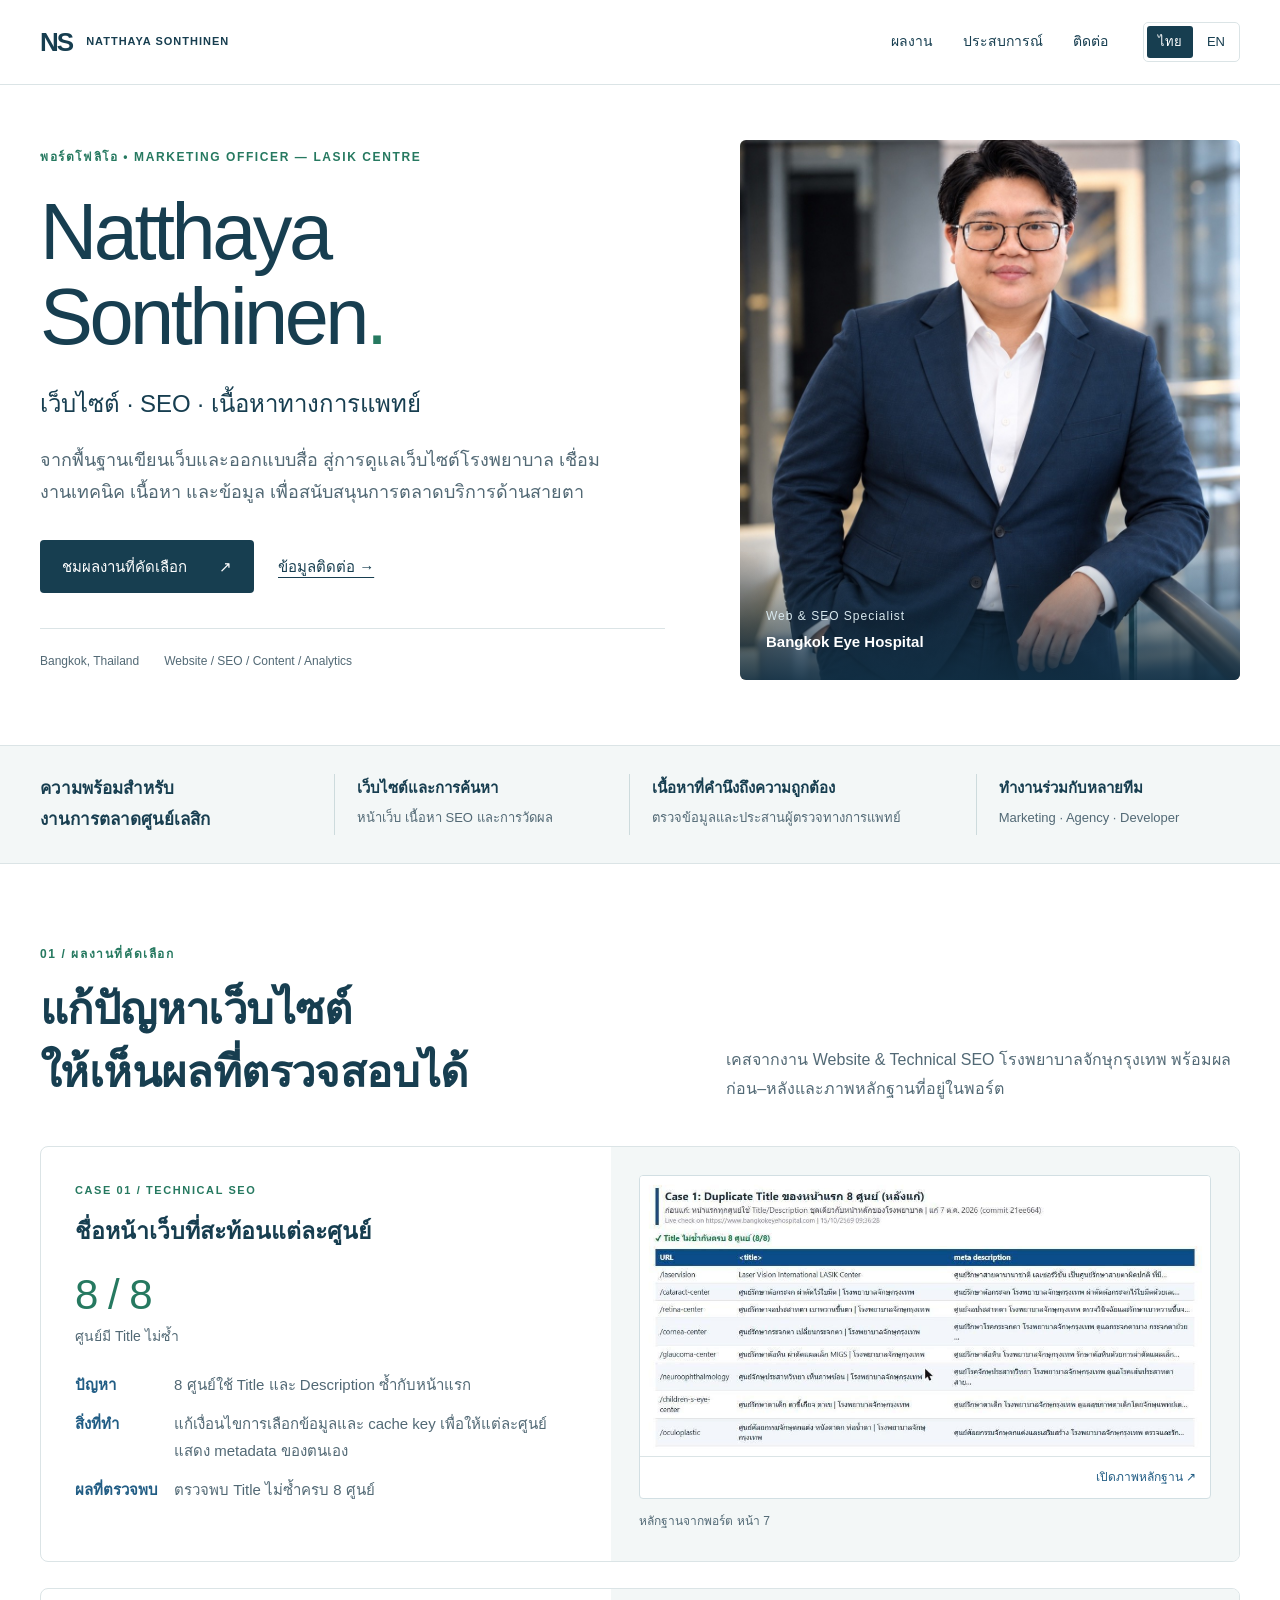
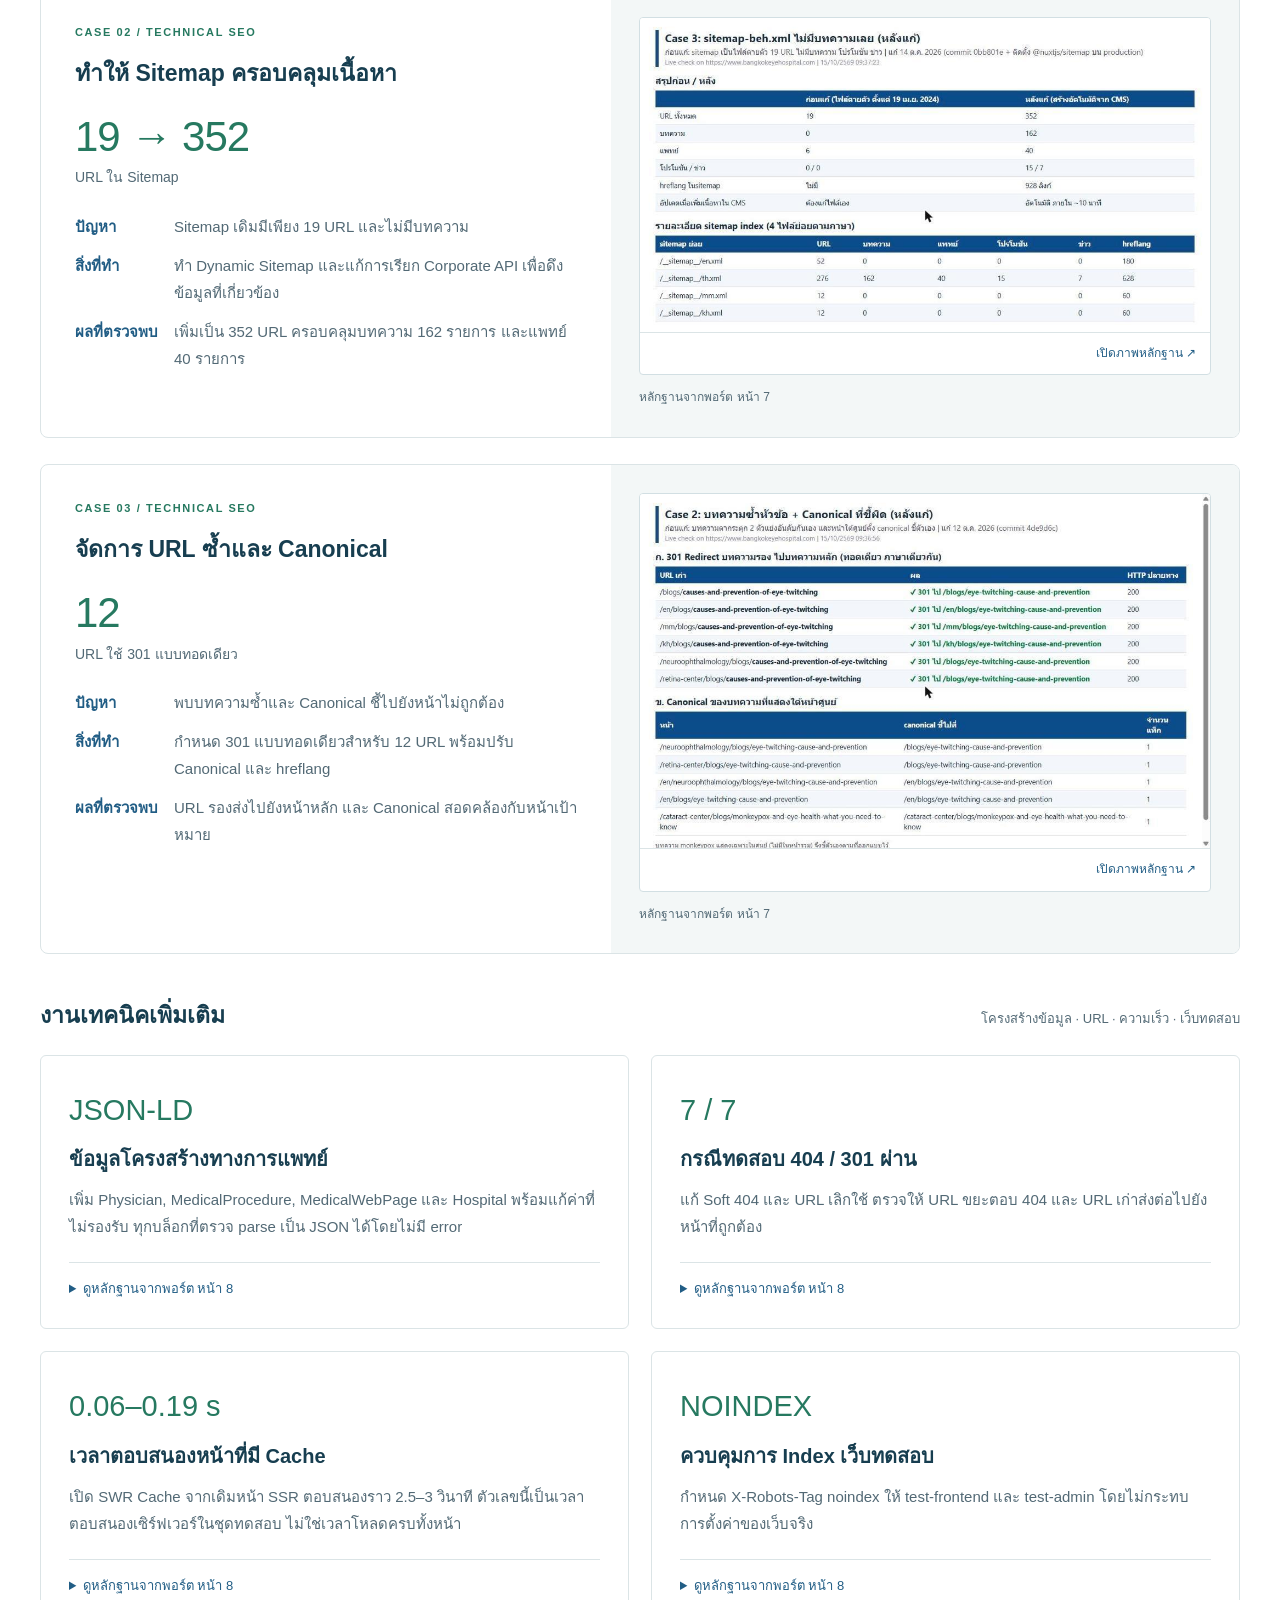
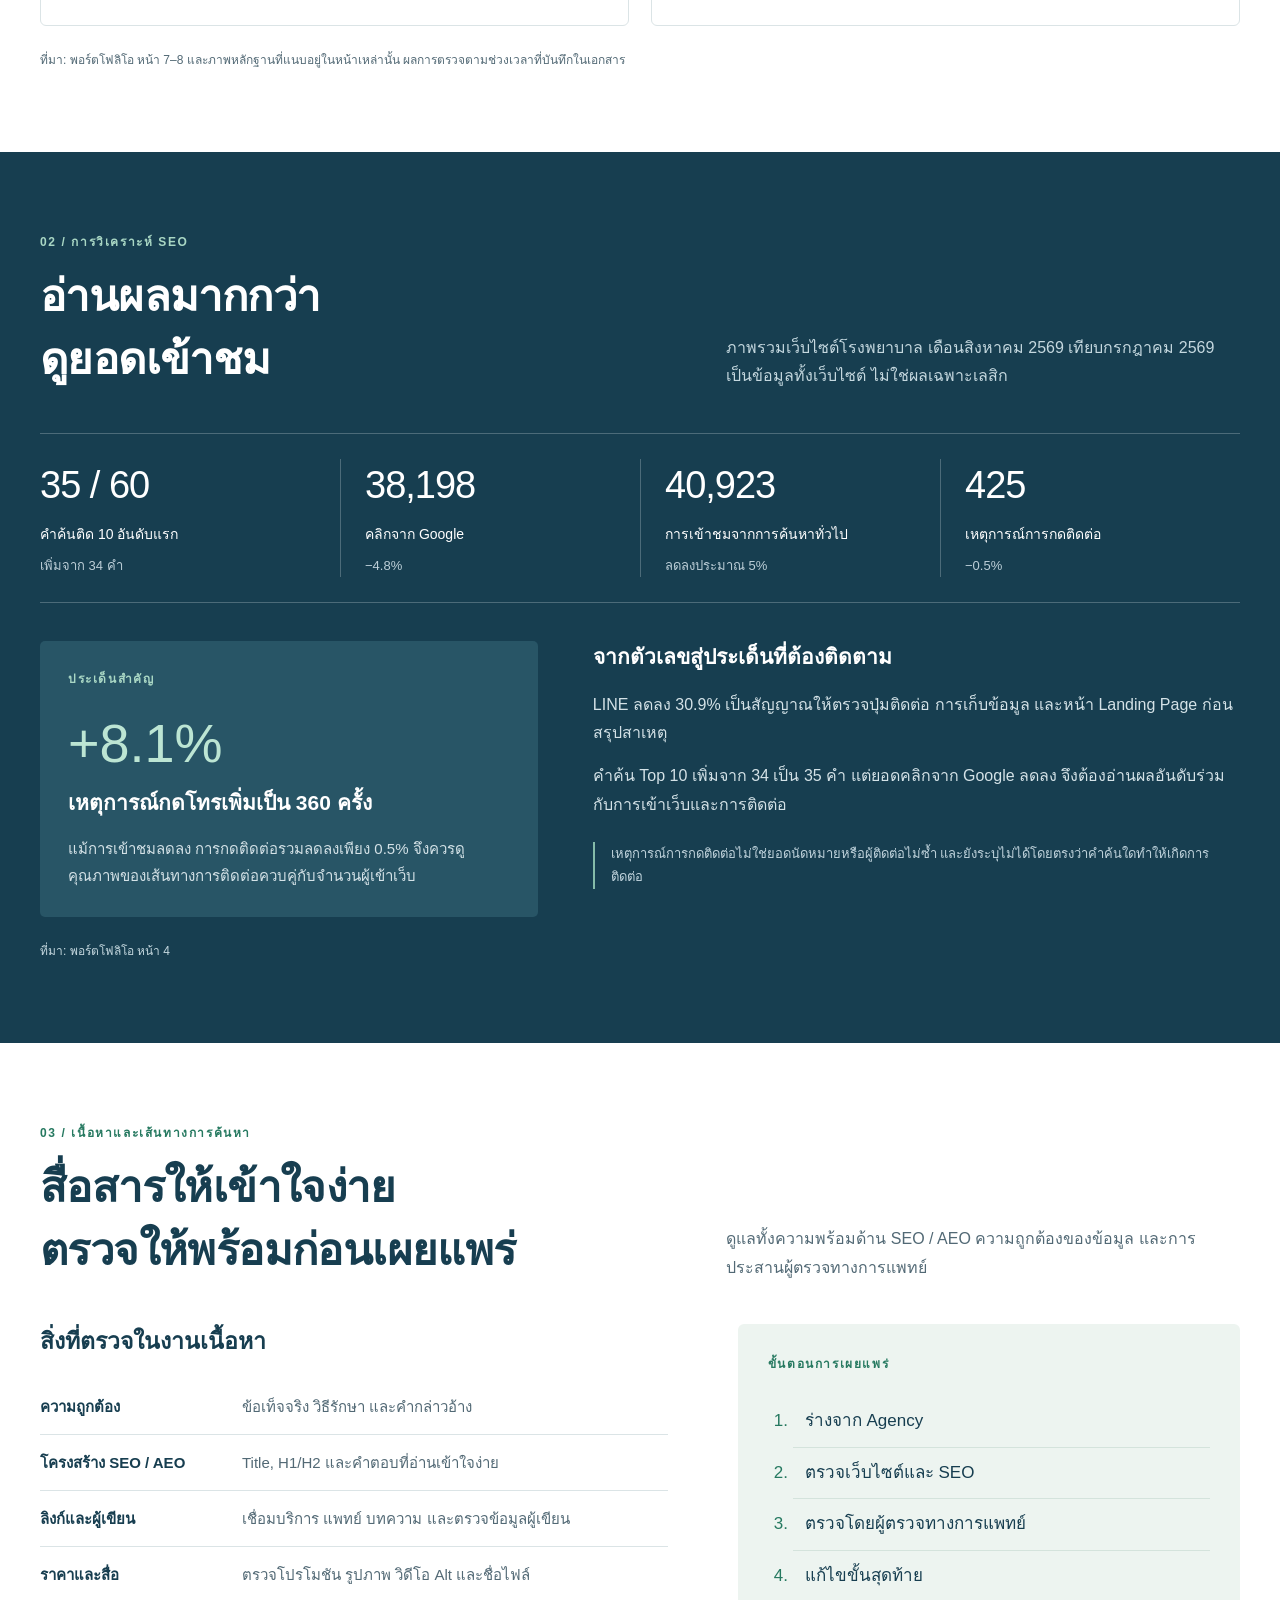
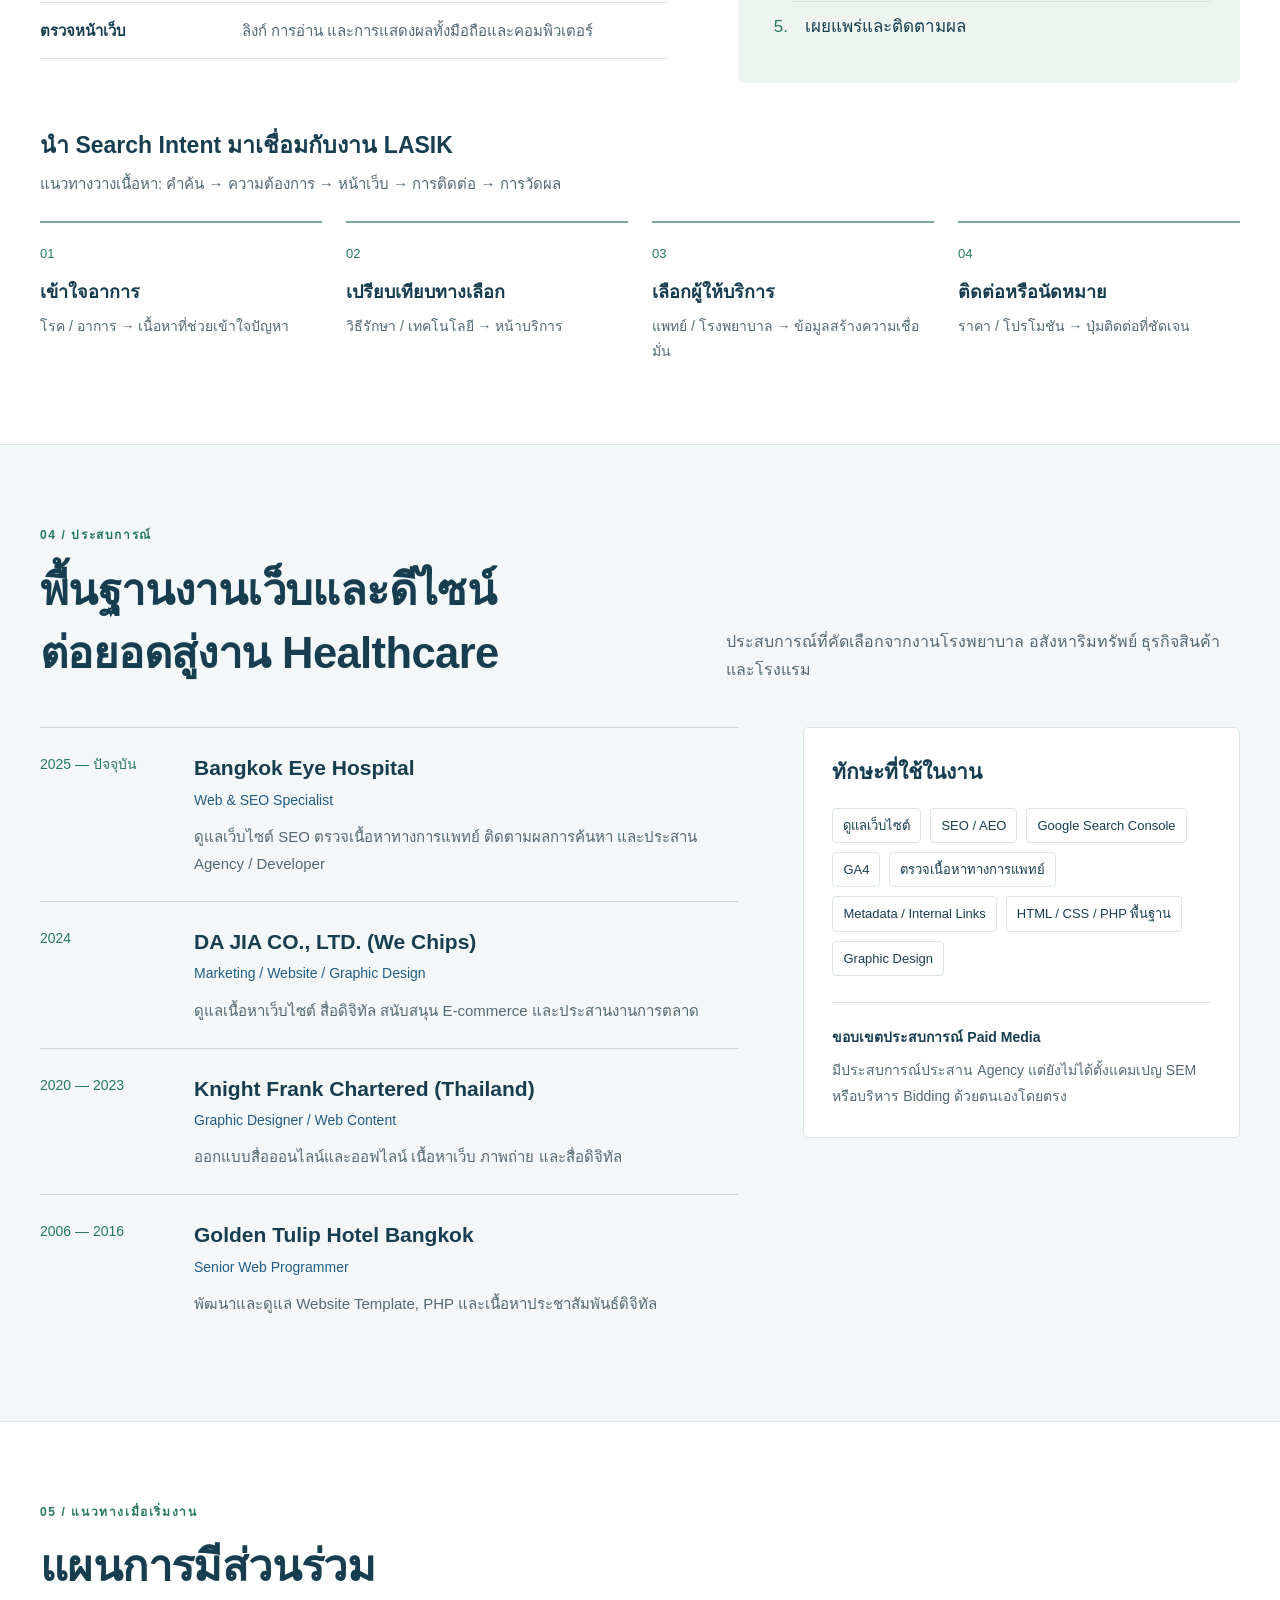
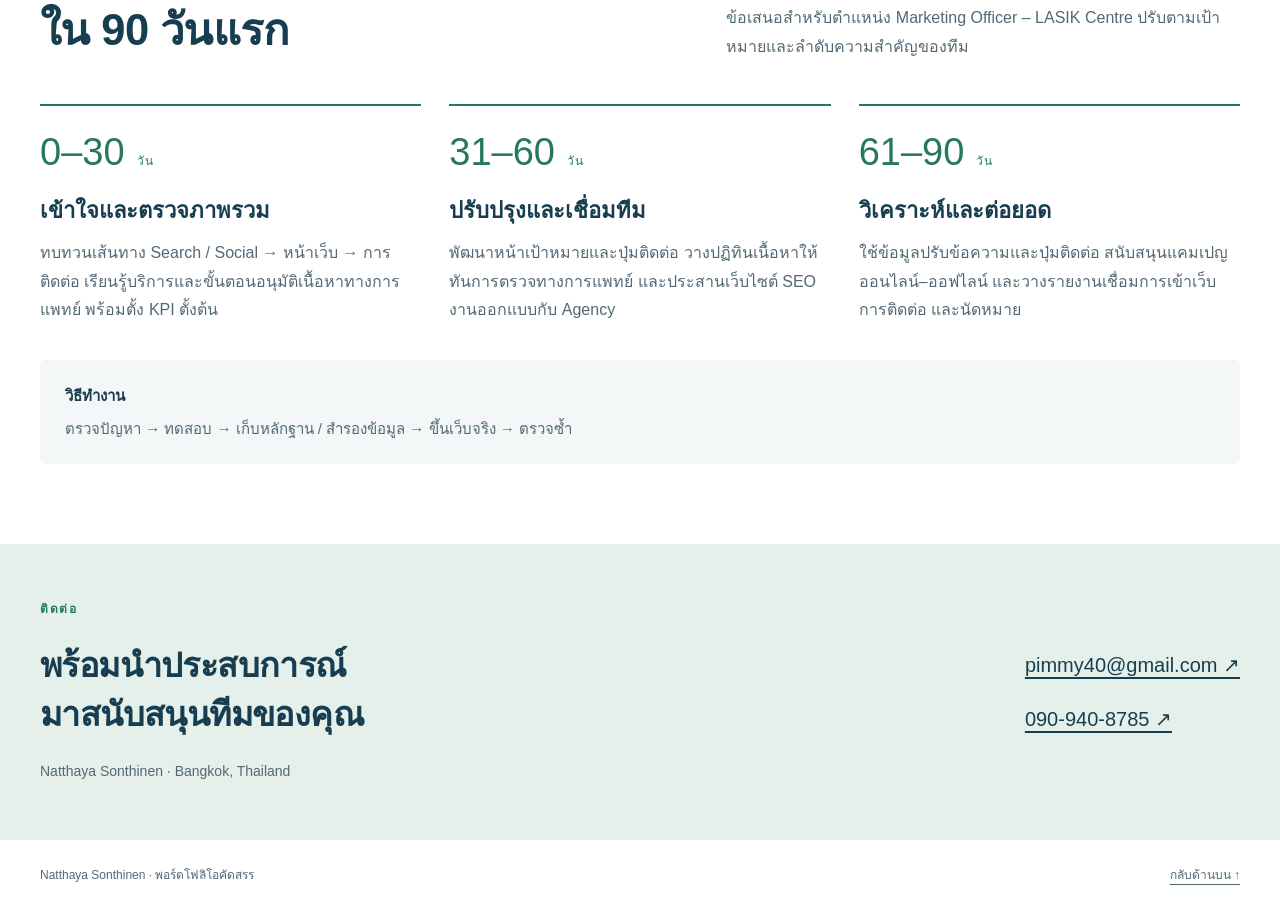
<file: natthaya-portfolio/index.html>
<!doctype html>
<html lang="th"><head><meta charset="utf-8"><meta name="viewport" content="width=device-width,initial-scale=1"><title>Natthaya Sonthinen | พอร์ตโฟลิโอ LASIK Marketing</title><meta name="description" content="ผลงานของ Natthaya Sonthinen ด้านเว็บไซต์ Technical SEO เนื้อหาทางการแพทย์ และการวิเคราะห์ข้อมูล สำหรับงาน Marketing Officer – LASIK Centre"><meta name="theme-color" content="#173e50"><link rel="stylesheet" href="style.css"></head>
<body><a class="skip" href="#main">ข้ามไปเนื้อหา</a><header><div class="wrap header-inner"><a class="brand" href="#home">NS<span>NATTHAYA SONTHINEN</span></a><nav aria-label="เมนูหลัก"><a href="#work">ผลงาน</a><a href="#experience">ประสบการณ์</a><a href="#contact">ติดต่อ</a></nav><div class="languages"><a href="index.html" lang="th" aria-current="page">ไทย</a><a href="en.html" lang="en" >EN</a></div></div></header>
<main id="main"><section class="hero wrap" id="home"><div class="hero-copy"><p class="overline">พอร์ตโฟลิโอ • MARKETING OFFICER — LASIK CENTRE</p><h1>Natthaya<br>Sonthinen<span>.</span></h1><p class="hero-title">เว็บไซต์ · SEO · เนื้อหาทางการแพทย์</p><p class="hero-description">จากพื้นฐานเขียนเว็บและออกแบบสื่อ สู่การดูแลเว็บไซต์โรงพยาบาล เชื่อมงานเทคนิค เนื้อหา และข้อมูล เพื่อสนับสนุนการตลาดบริการด้านสายตา</p><div class="actions"><a class="button" href="#work">ชมผลงานที่คัดเลือก <span>↗</span></a><a class="text-link" href="#contact">ข้อมูลติดต่อ →</a></div><div class="hero-foot"><span>Bangkok, Thailand</span><span>Website / SEO / Content / Analytics</span></div></div><figure class="portrait"><img src="assets/portrait.jpg" alt="Natthaya Sonthinen" fetchpriority="high"><figcaption><span>Web & SEO Specialist</span><strong>Bangkok Eye Hospital</strong></figcaption></figure></section>
<div class="intro-band"><div class="wrap band-inner"><p>ความพร้อมสำหรับ<br>งานการตลาดศูนย์เลสิก</p><div><strong>เว็บไซต์และการค้นหา</strong><span>หน้าเว็บ เนื้อหา SEO และการวัดผล</span></div><div><strong>เนื้อหาที่คำนึงถึงความถูกต้อง</strong><span>ตรวจข้อมูลและประสานผู้ตรวจทางการแพทย์</span></div><div><strong>ทำงานร่วมกับหลายทีม</strong><span>Marketing · Agency · Developer</span></div></div></div>
<section class="wrap section" id="work"><div class="section-heading"><div><p class="overline">01 / ผลงานที่คัดเลือก</p><h2>แก้ปัญหาเว็บไซต์<br>ให้เห็นผลที่ตรวจสอบได้</h2></div><p class="section-intro">เคสจากงาน Website & Technical SEO โรงพยาบาลจักษุกรุงเทพ พร้อมผลก่อน–หลังและภาพหลักฐานที่อยู่ในพอร์ต</p></div><article class="case"><div class="case-body"><p class="overline">CASE 01 / TECHNICAL SEO</p><h3>ชื่อหน้าเว็บที่สะท้อนแต่ละศูนย์</h3><div class="case-result"><strong>8 / 8</strong><span>ศูนย์มี Title ไม่ซ้ำ</span></div><dl><dt>ปัญหา</dt><dd>8 ศูนย์ใช้ Title และ Description ซ้ำกับหน้าแรก</dd><dt>สิ่งที่ทำ</dt><dd>แก้เงื่อนไขการเลือกข้อมูลและ cache key เพื่อให้แต่ละศูนย์แสดง metadata ของตนเอง</dd><dt>ผลที่ตรวจพบ</dt><dd>ตรวจพบ Title ไม่ซ้ำครบ 8 ศูนย์</dd></dl></div><div class="case-visual"><a class="evidence" href="assets/titles.jpg" target="_blank" rel="noopener"><img loading="lazy" src="assets/titles.jpg" alt="ชื่อหน้าเว็บที่สะท้อนแต่ละศูนย์"><span>เปิดภาพหลักฐาน ↗</span></a><p class="caption">หลักฐานจากพอร์ต หน้า 7</p></div></article><article class="case"><div class="case-body"><p class="overline">CASE 02 / TECHNICAL SEO</p><h3>ทำให้ Sitemap ครอบคลุมเนื้อหา</h3><div class="case-result"><strong>19 → 352</strong><span>URL ใน Sitemap</span></div><dl><dt>ปัญหา</dt><dd>Sitemap เดิมมีเพียง 19 URL และไม่มีบทความ</dd><dt>สิ่งที่ทำ</dt><dd>ทำ Dynamic Sitemap และแก้การเรียก Corporate API เพื่อดึงข้อมูลที่เกี่ยวข้อง</dd><dt>ผลที่ตรวจพบ</dt><dd>เพิ่มเป็น 352 URL ครอบคลุมบทความ 162 รายการ และแพทย์ 40 รายการ</dd></dl></div><div class="case-visual"><a class="evidence" href="assets/sitemap.jpg" target="_blank" rel="noopener"><img loading="lazy" src="assets/sitemap.jpg" alt="ทำให้ Sitemap ครอบคลุมเนื้อหา"><span>เปิดภาพหลักฐาน ↗</span></a><p class="caption">หลักฐานจากพอร์ต หน้า 7</p></div></article><article class="case"><div class="case-body"><p class="overline">CASE 03 / TECHNICAL SEO</p><h3>จัดการ URL ซ้ำและ Canonical</h3><div class="case-result"><strong>12</strong><span>URL ใช้ 301 แบบทอดเดียว</span></div><dl><dt>ปัญหา</dt><dd>พบบทความซ้ำและ Canonical ชี้ไปยังหน้าไม่ถูกต้อง</dd><dt>สิ่งที่ทำ</dt><dd>กำหนด 301 แบบทอดเดียวสำหรับ 12 URL พร้อมปรับ Canonical และ hreflang</dd><dt>ผลที่ตรวจพบ</dt><dd>URL รองส่งไปยังหน้าหลัก และ Canonical สอดคล้องกับหน้าเป้าหมาย</dd></dl></div><div class="case-visual"><a class="evidence" href="assets/canonical.jpg" target="_blank" rel="noopener"><img loading="lazy" src="assets/canonical.jpg" alt="จัดการ URL ซ้ำและ Canonical"><span>เปิดภาพหลักฐาน ↗</span></a><p class="caption">หลักฐานจากพอร์ต หน้า 7</p></div></article><div class="more-heading"><h3>งานเทคนิคเพิ่มเติม</h3><span>โครงสร้างข้อมูล · URL · ความเร็ว · เว็บทดสอบ</span></div><div class="small-grid"><article class="small-case"><p class="small-value">JSON-LD</p><h3>ข้อมูลโครงสร้างทางการแพทย์</h3><p>เพิ่ม Physician, MedicalProcedure, MedicalWebPage และ Hospital พร้อมแก้ค่าที่ไม่รองรับ ทุกบล็อกที่ตรวจ parse เป็น JSON ได้โดยไม่มี error</p><details><summary>ดูหลักฐานจากพอร์ต หน้า 8</summary><a class="evidence" href="assets/schema.jpg" target="_blank" rel="noopener"><img loading="lazy" src="assets/schema.jpg" alt="ข้อมูลโครงสร้างทางการแพทย์"><span>เปิดภาพหลักฐาน ↗</span></a></details></article><article class="small-case"><p class="small-value">7 / 7</p><h3>กรณีทดสอบ 404 / 301 ผ่าน</h3><p>แก้ Soft 404 และ URL เลิกใช้ ตรวจให้ URL ขยะตอบ 404 และ URL เก่าส่งต่อไปยังหน้าที่ถูกต้อง</p><details><summary>ดูหลักฐานจากพอร์ต หน้า 8</summary><a class="evidence" href="assets/routes.jpg" target="_blank" rel="noopener"><img loading="lazy" src="assets/routes.jpg" alt="กรณีทดสอบ 404 / 301 ผ่าน"><span>เปิดภาพหลักฐาน ↗</span></a></details></article><article class="small-case"><p class="small-value">0.06–0.19 s</p><h3>เวลาตอบสนองหน้าที่มี Cache</h3><p>เปิด SWR Cache จากเดิมหน้า SSR ตอบสนองราว 2.5–3 วินาที ตัวเลขนี้เป็นเวลาตอบสนองเซิร์ฟเวอร์ในชุดทดสอบ ไม่ใช่เวลาโหลดครบทั้งหน้า</p><details><summary>ดูหลักฐานจากพอร์ต หน้า 8</summary><a class="evidence" href="assets/speed.jpg" target="_blank" rel="noopener"><img loading="lazy" src="assets/speed.jpg" alt="เวลาตอบสนองหน้าที่มี Cache"><span>เปิดภาพหลักฐาน ↗</span></a></details></article><article class="small-case"><p class="small-value">NOINDEX</p><h3>ควบคุมการ Index เว็บทดสอบ</h3><p>กำหนด X-Robots-Tag noindex ให้ test-frontend และ test-admin โดยไม่กระทบการตั้งค่าของเว็บจริง</p><details><summary>ดูหลักฐานจากพอร์ต หน้า 8</summary><a class="evidence" href="assets/noindex.jpg" target="_blank" rel="noopener"><img loading="lazy" src="assets/noindex.jpg" alt="ควบคุมการ Index เว็บทดสอบ"><span>เปิดภาพหลักฐาน ↗</span></a></details></article></div><p class="source-note">ที่มา: พอร์ตโฟลิโอ หน้า 7–8 และภาพหลักฐานที่แนบอยู่ในหน้าเหล่านั้น ผลการตรวจตามช่วงเวลาที่บันทึกในเอกสาร</p></section>
<section class="analytics-section" id="analytics"><div class="wrap section"><div class="section-heading"><div><p class="overline">02 / การวิเคราะห์ SEO</p><h2>อ่านผลมากกว่า<br>ดูยอดเข้าชม</h2></div><p class="section-intro">ภาพรวมเว็บไซต์โรงพยาบาล เดือนสิงหาคม 2569 เทียบกรกฎาคม 2569 เป็นข้อมูลทั้งเว็บไซต์ ไม่ใช่ผลเฉพาะเลสิก</p></div><div class="metrics"><article><strong>35 / 60</strong><span>คำค้นติด 10 อันดับแรก</span><small>เพิ่มจาก 34 คำ</small></article><article><strong>38,198</strong><span>คลิกจาก Google</span><small>−4.8%</small></article><article><strong>40,923</strong><span>การเข้าชมจากการค้นหาทั่วไป</span><small>ลดลงประมาณ 5%</small></article><article><strong>425</strong><span>เหตุการณ์การกดติดต่อ</span><small>−0.5%</small></article></div><div class="insight-grid"><div class="callout"><p class="overline">ประเด็นสำคัญ</p><strong>+8.1%</strong><h3>เหตุการณ์กดโทรเพิ่มเป็น 360 ครั้ง</h3><p>แม้การเข้าชมลดลง การกดติดต่อรวมลดลงเพียง 0.5% จึงควรดูคุณภาพของเส้นทางการติดต่อควบคู่กับจำนวนผู้เข้าเว็บ</p></div><div class="analysis-copy"><h3>จากตัวเลขสู่ประเด็นที่ต้องติดตาม</h3><p>LINE ลดลง 30.9% เป็นสัญญาณให้ตรวจปุ่มติดต่อ การเก็บข้อมูล และหน้า Landing Page ก่อนสรุปสาเหตุ</p><p>คำค้น Top 10 เพิ่มจาก 34 เป็น 35 คำ แต่ยอดคลิกจาก Google ลดลง จึงต้องอ่านผลอันดับร่วมกับการเข้าเว็บและการติดต่อ</p><div class="note">เหตุการณ์การกดติดต่อไม่ใช่ยอดนัดหมายหรือผู้ติดต่อไม่ซ้ำ และยังระบุไม่ได้โดยตรงว่าคำค้นใดทำให้เกิดการติดต่อ</div></div></div><p class="source-note">ที่มา: พอร์ตโฟลิโอ หน้า 4</p></div></section>
<section class="wrap section" id="content"><div class="section-heading"><div><p class="overline">03 / เนื้อหาและเส้นทางการค้นหา</p><h2>สื่อสารให้เข้าใจง่าย<br>ตรวจให้พร้อมก่อนเผยแพร่</h2></div><p class="section-intro">ดูแลทั้งความพร้อมด้าน SEO / AEO ความถูกต้องของข้อมูล และการประสานผู้ตรวจทางการแพทย์</p></div><div class="content-grid"><div><h3>สิ่งที่ตรวจในงานเนื้อหา</h3><ul class="qa-list"><li><strong>ความถูกต้อง</strong><span>ข้อเท็จจริง วิธีรักษา และคำกล่าวอ้าง</span></li><li><strong>โครงสร้าง SEO / AEO</strong><span>Title, H1/H2 และคำตอบที่อ่านเข้าใจง่าย</span></li><li><strong>ลิงก์และผู้เขียน</strong><span>เชื่อมบริการ แพทย์ บทความ และตรวจข้อมูลผู้เขียน</span></li><li><strong>ราคาและสื่อ</strong><span>ตรวจโปรโมชัน รูปภาพ วิดีโอ Alt และชื่อไฟล์</span></li><li><strong>ตรวจหน้าเว็บ</strong><span>ลิงก์ การอ่าน และการแสดงผลทั้งมือถือและคอมพิวเตอร์</span></li></ul></div><aside class="workflow"><p class="overline">ขั้นตอนการเผยแพร่</p><ol><li>ร่างจาก Agency</li><li>ตรวจเว็บไซต์และ SEO</li><li>ตรวจโดยผู้ตรวจทางการแพทย์</li><li>แก้ไขขั้นสุดท้าย</li><li>เผยแพร่และติดตามผล</li></ol></aside></div><div class="journey-title"><h3>นำ Search Intent มาเชื่อมกับงาน LASIK</h3><p>แนวทางวางเนื้อหา: คำค้น → ความต้องการ → หน้าเว็บ → การติดต่อ → การวัดผล</p></div><div class="journey"><article><span>01</span><h4>เข้าใจอาการ</h4><p>โรค / อาการ → เนื้อหาที่ช่วยเข้าใจปัญหา</p></article><article><span>02</span><h4>เปรียบเทียบทางเลือก</h4><p>วิธีรักษา / เทคโนโลยี → หน้าบริการ</p></article><article><span>03</span><h4>เลือกผู้ให้บริการ</h4><p>แพทย์ / โรงพยาบาล → ข้อมูลสร้างความเชื่อมั่น</p></article><article><span>04</span><h4>ติดต่อหรือนัดหมาย</h4><p>ราคา / โปรโมชัน → ปุ่มติดต่อที่ชัดเจน</p></article></div></section>
<section class="experience-section" id="experience"><div class="wrap section"><div class="section-heading"><div><p class="overline">04 / ประสบการณ์</p><h2>พื้นฐานงานเว็บและดีไซน์<br>ต่อยอดสู่งาน Healthcare</h2></div><p class="section-intro">ประสบการณ์ที่คัดเลือกจากงานโรงพยาบาล อสังหาริมทรัพย์ ธุรกิจสินค้า และโรงแรม</p></div><div class="experience-grid"><div class="timeline"><article class="job"><p class="date">2025 — ปัจจุบัน</p><div><h3>Bangkok Eye Hospital</h3><p class="job-role">Web & SEO Specialist</p><p>ดูแลเว็บไซต์ SEO ตรวจเนื้อหาทางการแพทย์ ติดตามผลการค้นหา และประสาน Agency / Developer</p></div></article><article class="job"><p class="date">2024</p><div><h3>DA JIA CO., LTD. (We Chips)</h3><p class="job-role">Marketing / Website / Graphic Design</p><p>ดูแลเนื้อหาเว็บไซต์ สื่อดิจิทัล สนับสนุน E-commerce และประสานงานการตลาด</p></div></article><article class="job"><p class="date">2020 — 2023</p><div><h3>Knight Frank Chartered (Thailand)</h3><p class="job-role">Graphic Designer / Web Content</p><p>ออกแบบสื่อออนไลน์และออฟไลน์ เนื้อหาเว็บ ภาพถ่าย และสื่อดิจิทัล</p></div></article><article class="job"><p class="date">2006 — 2016</p><div><h3>Golden Tulip Hotel Bangkok</h3><p class="job-role">Senior Web Programmer</p><p>พัฒนาและดูแล Website Template, PHP และเนื้อหาประชาสัมพันธ์ดิจิทัล</p></div></article></div><aside class="skills"><h3>ทักษะที่ใช้ในงาน</h3><div class="skill-tags"><span>ดูแลเว็บไซต์</span><span>SEO / AEO</span><span>Google Search Console</span><span>GA4</span><span>ตรวจเนื้อหาทางการแพทย์</span><span>Metadata / Internal Links</span><span>HTML / CSS / PHP พื้นฐาน</span><span>Graphic Design</span></div><div class="scope-note"><strong>ขอบเขตประสบการณ์ Paid Media</strong><p>มีประสบการณ์ประสาน Agency แต่ยังไม่ได้ตั้งแคมเปญ SEM หรือบริหาร Bidding ด้วยตนเองโดยตรง</p></div></aside></div></div></section>
<section class="wrap section" id="plan"><div class="section-heading"><div><p class="overline">05 / แนวทางเมื่อเริ่มงาน</p><h2>แผนการมีส่วนร่วม<br>ใน 90 วันแรก</h2></div><p class="section-intro">ข้อเสนอสำหรับตำแหน่ง Marketing Officer – LASIK Centre ปรับตามเป้าหมายและลำดับความสำคัญของทีม</p></div><div class="plans"><article><p class="days">0–30<span>วัน</span></p><h3>เข้าใจและตรวจภาพรวม</h3><p>ทบทวนเส้นทาง Search / Social → หน้าเว็บ → การติดต่อ เรียนรู้บริการและขั้นตอนอนุมัติเนื้อหาทางการแพทย์ พร้อมตั้ง KPI ตั้งต้น</p></article><article><p class="days">31–60<span>วัน</span></p><h3>ปรับปรุงและเชื่อมทีม</h3><p>พัฒนาหน้าเป้าหมายและปุ่มติดต่อ วางปฏิทินเนื้อหาให้ทันการตรวจทางการแพทย์ และประสานเว็บไซต์ SEO งานออกแบบกับ Agency</p></article><article><p class="days">61–90<span>วัน</span></p><h3>วิเคราะห์และต่อยอด</h3><p>ใช้ข้อมูลปรับข้อความและปุ่มติดต่อ สนับสนุนแคมเปญออนไลน์–ออฟไลน์ และวางรายงานเชื่อมการเข้าเว็บ การติดต่อ และนัดหมาย</p></article></div><div class="working"><strong>วิธีทำงาน</strong><p>ตรวจปัญหา → ทดสอบ → เก็บหลักฐาน / สำรองข้อมูล → ขึ้นเว็บจริง → ตรวจซ้ำ</p></div></section>
<section class="contact" id="contact"><div class="wrap contact-inner"><div><p class="overline">ติดต่อ</p><h2>พร้อมนำประสบการณ์<br>มาสนับสนุนทีมของคุณ</h2><p>Natthaya Sonthinen · Bangkok, Thailand</p></div><div class="contact-links"><a href="mailto:pimmy40@gmail.com">pimmy40@gmail.com ↗</a><a href="tel:+66909408785">090-940-8785 ↗</a></div></div></section></main><footer class="wrap"><span>Natthaya Sonthinen · พอร์ตโฟลิโอคัดสรร</span><a href="#home">กลับด้านบน ↑</a></footer></body></html>
</file>
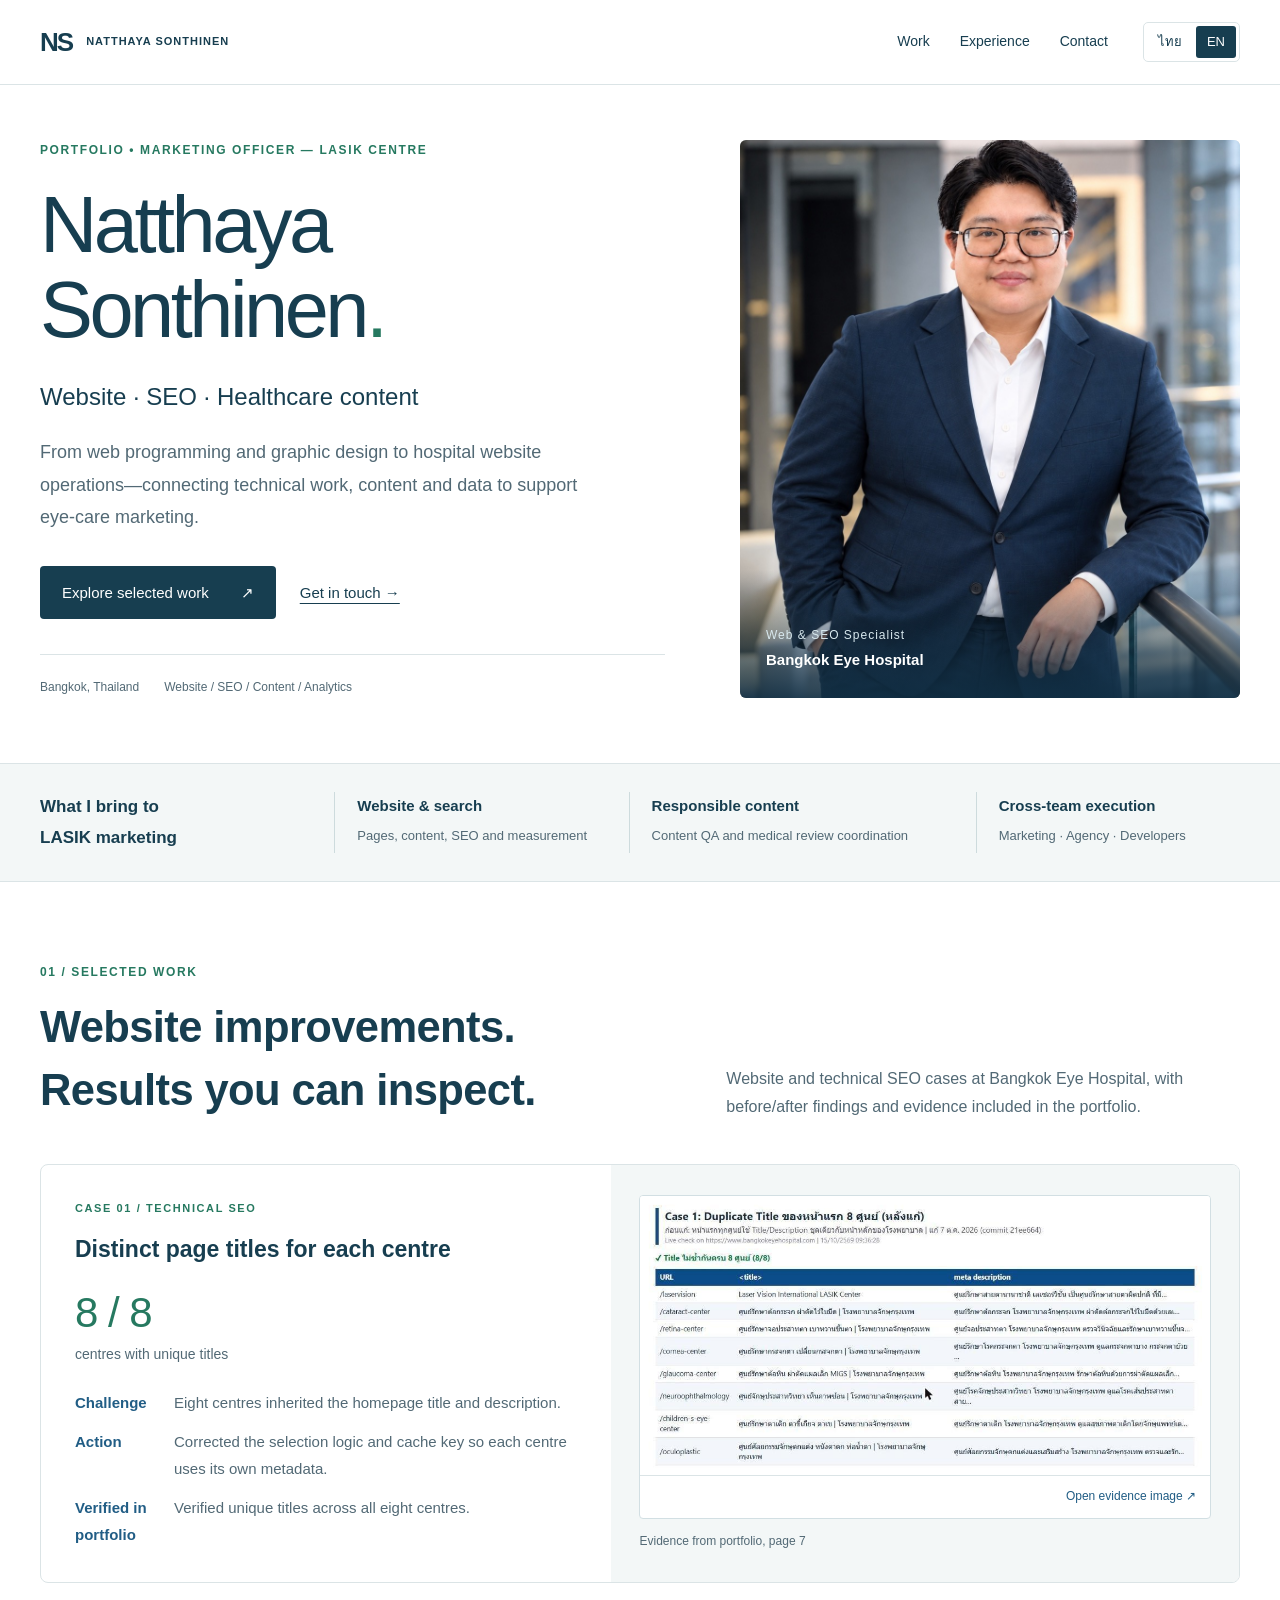
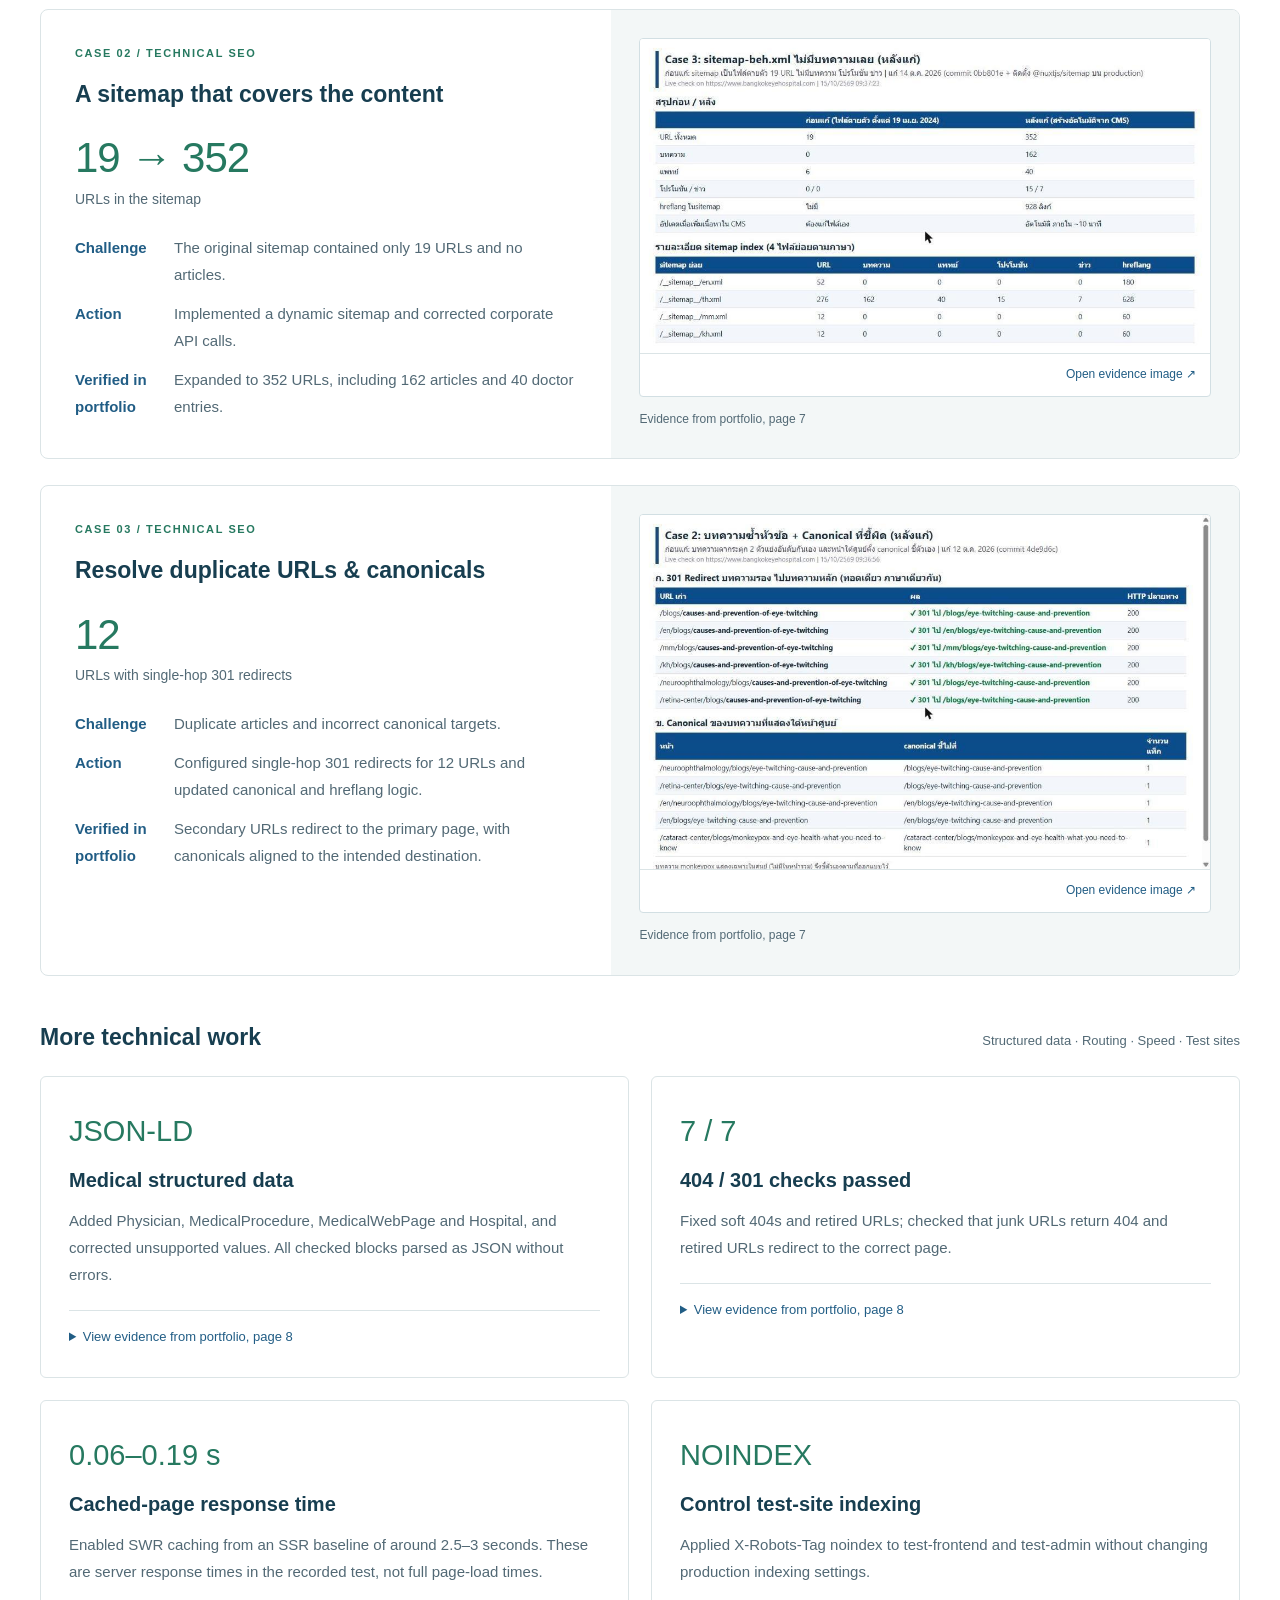
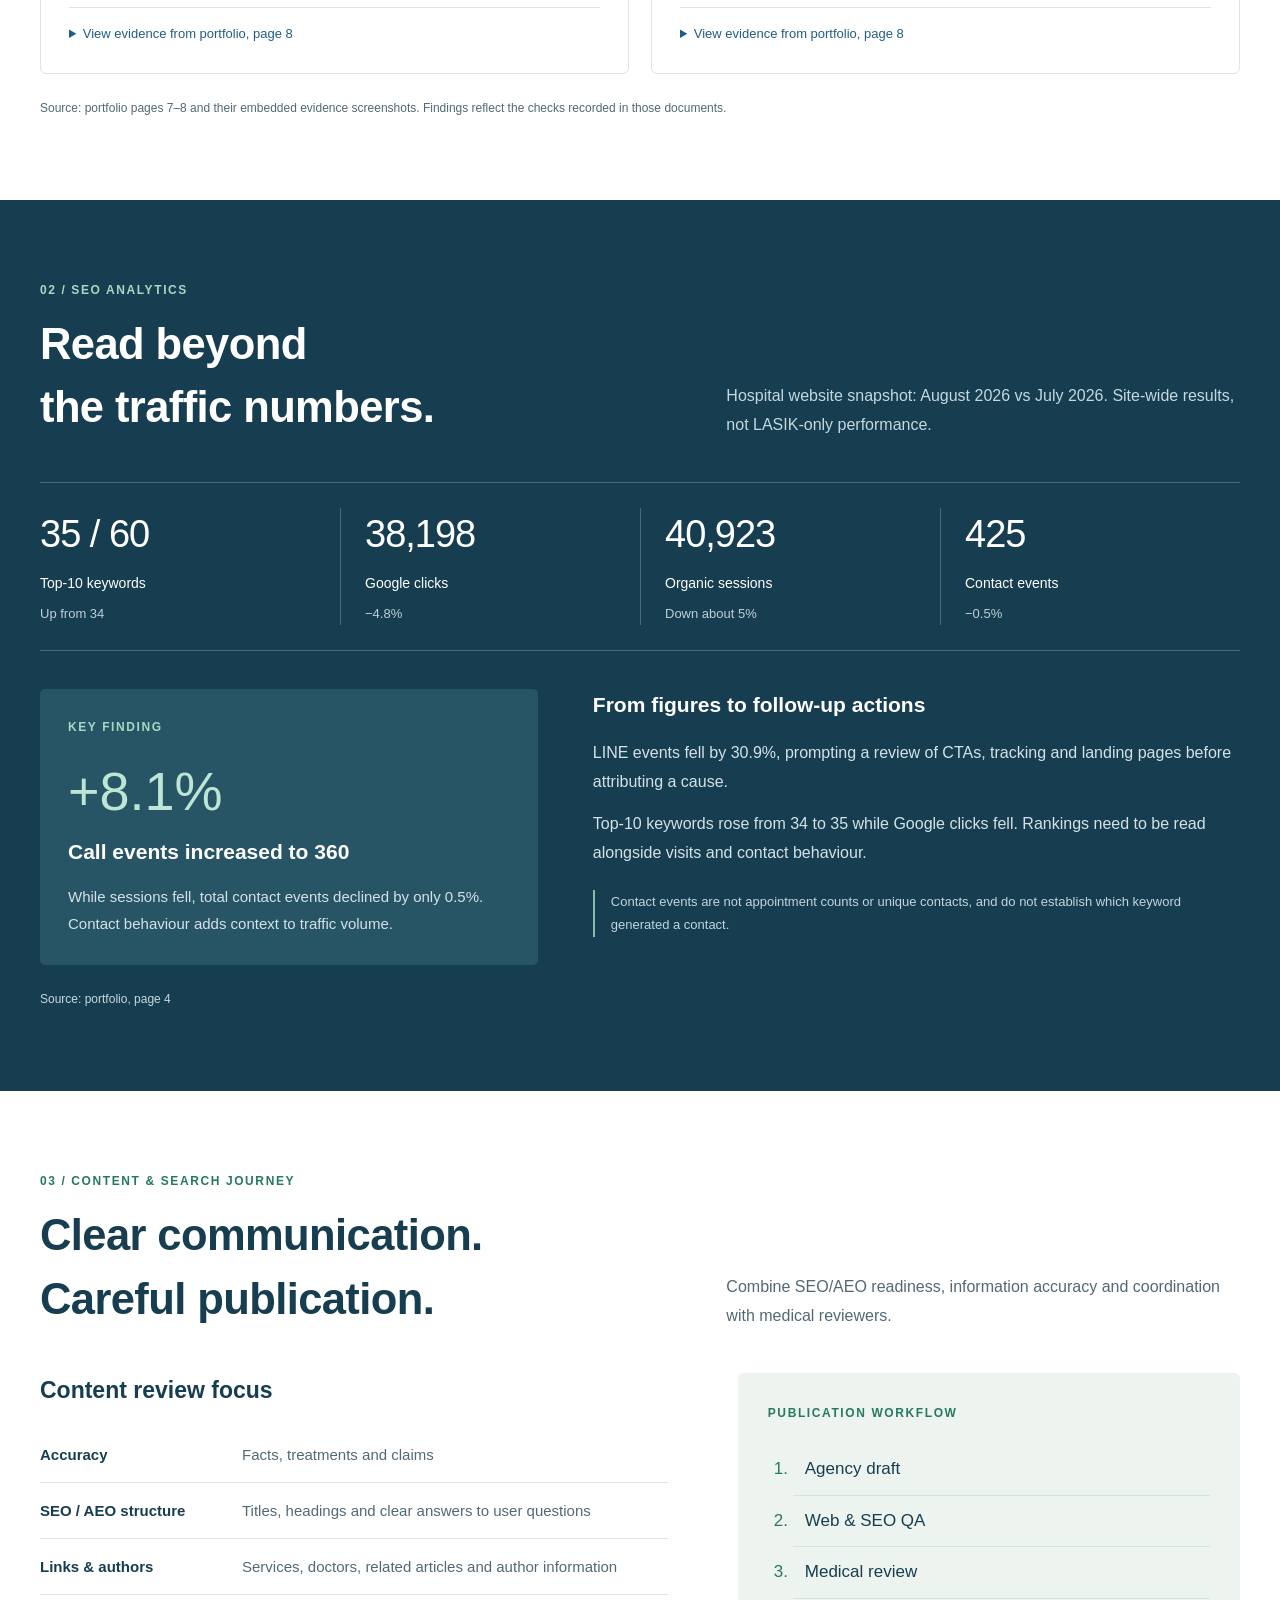
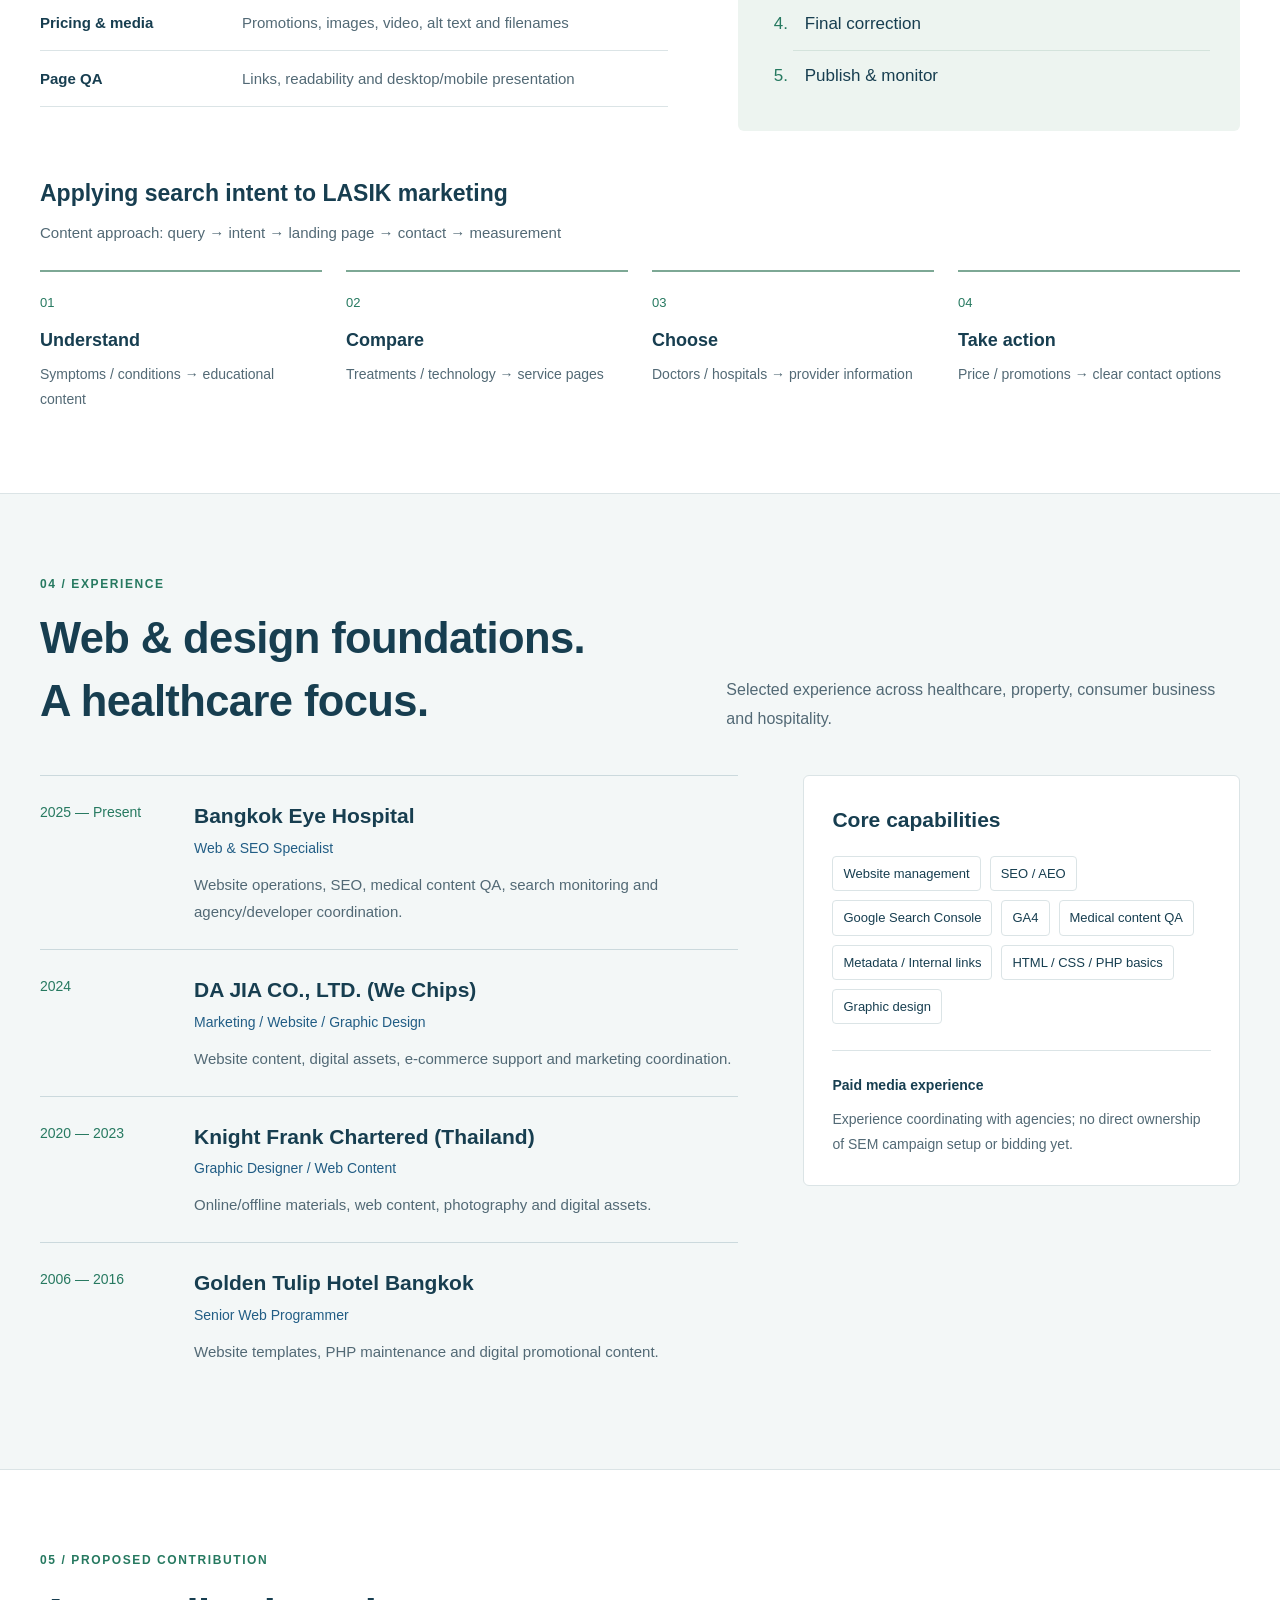
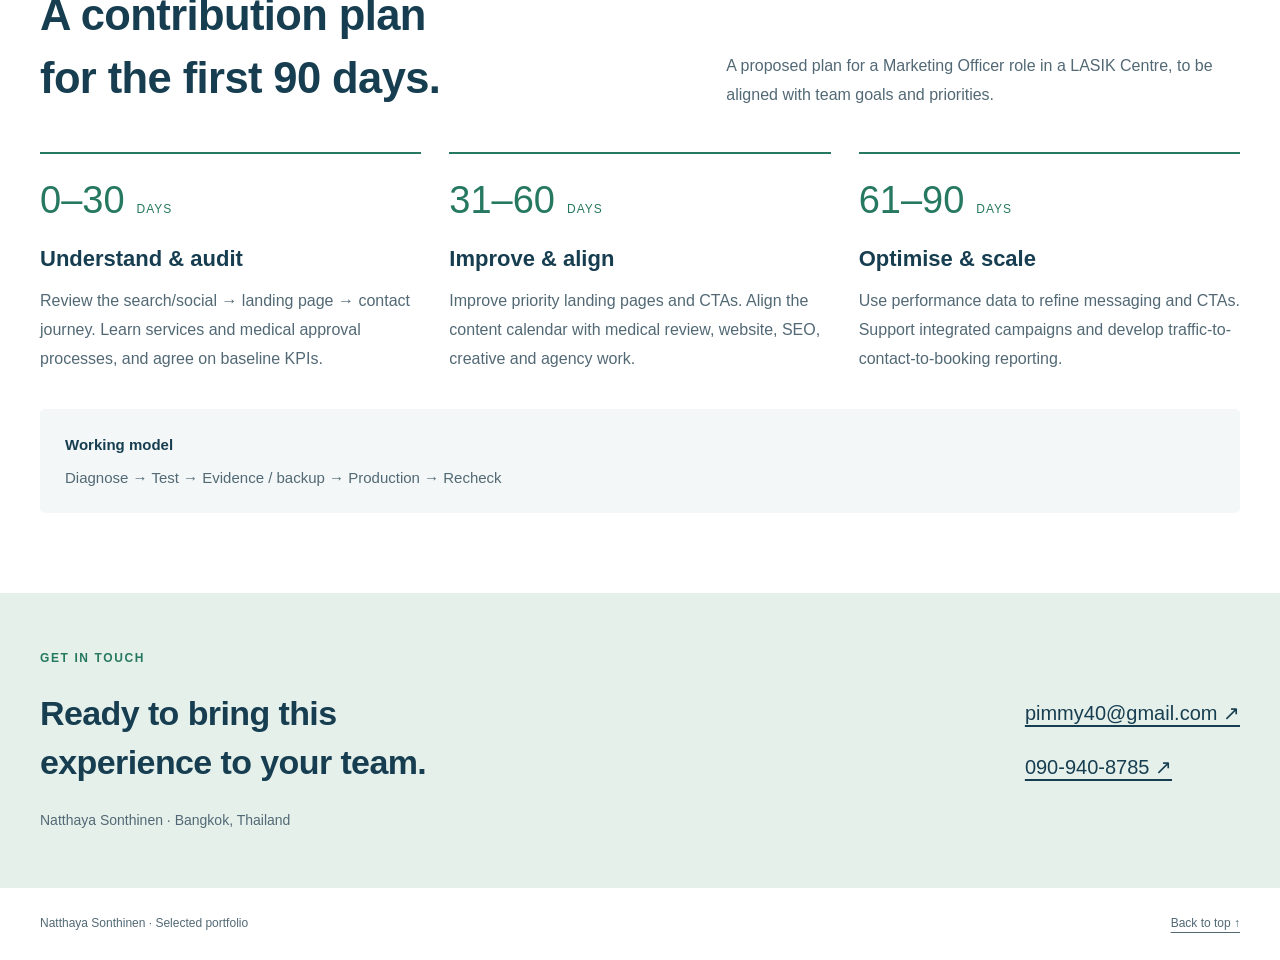
<file: natthaya-portfolio/en.html>
<!doctype html>
<html lang="en"><head><meta charset="utf-8"><meta name="viewport" content="width=device-width,initial-scale=1"><title>Natthaya Sonthinen | LASIK Marketing Portfolio</title><meta name="description" content="Natthaya Sonthinen’s selected website, technical SEO, healthcare content and analytics work for a LASIK Centre marketing role."><meta name="theme-color" content="#173e50"><link rel="stylesheet" href="style.css"></head>
<body><a class="skip" href="#main">Skip to content</a><header><div class="wrap header-inner"><a class="brand" href="#home">NS<span>NATTHAYA SONTHINEN</span></a><nav aria-label="Main navigation"><a href="#work">Work</a><a href="#experience">Experience</a><a href="#contact">Contact</a></nav><div class="languages"><a href="index.html" lang="th" >ไทย</a><a href="en.html" lang="en" aria-current="page">EN</a></div></div></header>
<main id="main"><section class="hero wrap" id="home"><div class="hero-copy"><p class="overline">PORTFOLIO • MARKETING OFFICER — LASIK CENTRE</p><h1>Natthaya<br>Sonthinen<span>.</span></h1><p class="hero-title">Website · SEO · Healthcare content</p><p class="hero-description">From web programming and graphic design to hospital website operations—connecting technical work, content and data to support eye-care marketing.</p><div class="actions"><a class="button" href="#work">Explore selected work <span>↗</span></a><a class="text-link" href="#contact">Get in touch →</a></div><div class="hero-foot"><span>Bangkok, Thailand</span><span>Website / SEO / Content / Analytics</span></div></div><figure class="portrait"><img src="assets/portrait.jpg" alt="Natthaya Sonthinen" fetchpriority="high"><figcaption><span>Web & SEO Specialist</span><strong>Bangkok Eye Hospital</strong></figcaption></figure></section>
<div class="intro-band"><div class="wrap band-inner"><p>What I bring to<br>LASIK marketing</p><div><strong>Website & search</strong><span>Pages, content, SEO and measurement</span></div><div><strong>Responsible content</strong><span>Content QA and medical review coordination</span></div><div><strong>Cross-team execution</strong><span>Marketing · Agency · Developers</span></div></div></div>
<section class="wrap section" id="work"><div class="section-heading"><div><p class="overline">01 / SELECTED WORK</p><h2>Website improvements.<br>Results you can inspect.</h2></div><p class="section-intro">Website and technical SEO cases at Bangkok Eye Hospital, with before/after findings and evidence included in the portfolio.</p></div><article class="case"><div class="case-body"><p class="overline">CASE 01 / TECHNICAL SEO</p><h3>Distinct page titles for each centre</h3><div class="case-result"><strong>8 / 8</strong><span>centres with unique titles</span></div><dl><dt>Challenge</dt><dd>Eight centres inherited the homepage title and description.</dd><dt>Action</dt><dd>Corrected the selection logic and cache key so each centre uses its own metadata.</dd><dt>Verified in portfolio</dt><dd>Verified unique titles across all eight centres.</dd></dl></div><div class="case-visual"><a class="evidence" href="assets/titles.jpg" target="_blank" rel="noopener"><img loading="lazy" src="assets/titles.jpg" alt="Distinct page titles for each centre"><span>Open evidence image ↗</span></a><p class="caption">Evidence from portfolio, page 7</p></div></article><article class="case"><div class="case-body"><p class="overline">CASE 02 / TECHNICAL SEO</p><h3>A sitemap that covers the content</h3><div class="case-result"><strong>19 → 352</strong><span>URLs in the sitemap</span></div><dl><dt>Challenge</dt><dd>The original sitemap contained only 19 URLs and no articles.</dd><dt>Action</dt><dd>Implemented a dynamic sitemap and corrected corporate API calls.</dd><dt>Verified in portfolio</dt><dd>Expanded to 352 URLs, including 162 articles and 40 doctor entries.</dd></dl></div><div class="case-visual"><a class="evidence" href="assets/sitemap.jpg" target="_blank" rel="noopener"><img loading="lazy" src="assets/sitemap.jpg" alt="A sitemap that covers the content"><span>Open evidence image ↗</span></a><p class="caption">Evidence from portfolio, page 7</p></div></article><article class="case"><div class="case-body"><p class="overline">CASE 03 / TECHNICAL SEO</p><h3>Resolve duplicate URLs & canonicals</h3><div class="case-result"><strong>12</strong><span>URLs with single-hop 301 redirects</span></div><dl><dt>Challenge</dt><dd>Duplicate articles and incorrect canonical targets.</dd><dt>Action</dt><dd>Configured single-hop 301 redirects for 12 URLs and updated canonical and hreflang logic.</dd><dt>Verified in portfolio</dt><dd>Secondary URLs redirect to the primary page, with canonicals aligned to the intended destination.</dd></dl></div><div class="case-visual"><a class="evidence" href="assets/canonical.jpg" target="_blank" rel="noopener"><img loading="lazy" src="assets/canonical.jpg" alt="Resolve duplicate URLs & canonicals"><span>Open evidence image ↗</span></a><p class="caption">Evidence from portfolio, page 7</p></div></article><div class="more-heading"><h3>More technical work</h3><span>Structured data · Routing · Speed · Test sites</span></div><div class="small-grid"><article class="small-case"><p class="small-value">JSON-LD</p><h3>Medical structured data</h3><p>Added Physician, MedicalProcedure, MedicalWebPage and Hospital, and corrected unsupported values. All checked blocks parsed as JSON without errors.</p><details><summary>View evidence from portfolio, page 8</summary><a class="evidence" href="assets/schema.jpg" target="_blank" rel="noopener"><img loading="lazy" src="assets/schema.jpg" alt="Medical structured data"><span>Open evidence image ↗</span></a></details></article><article class="small-case"><p class="small-value">7 / 7</p><h3>404 / 301 checks passed</h3><p>Fixed soft 404s and retired URLs; checked that junk URLs return 404 and retired URLs redirect to the correct page.</p><details><summary>View evidence from portfolio, page 8</summary><a class="evidence" href="assets/routes.jpg" target="_blank" rel="noopener"><img loading="lazy" src="assets/routes.jpg" alt="404 / 301 checks passed"><span>Open evidence image ↗</span></a></details></article><article class="small-case"><p class="small-value">0.06–0.19 s</p><h3>Cached-page response time</h3><p>Enabled SWR caching from an SSR baseline of around 2.5–3 seconds. These are server response times in the recorded test, not full page-load times.</p><details><summary>View evidence from portfolio, page 8</summary><a class="evidence" href="assets/speed.jpg" target="_blank" rel="noopener"><img loading="lazy" src="assets/speed.jpg" alt="Cached-page response time"><span>Open evidence image ↗</span></a></details></article><article class="small-case"><p class="small-value">NOINDEX</p><h3>Control test-site indexing</h3><p>Applied X-Robots-Tag noindex to test-frontend and test-admin without changing production indexing settings.</p><details><summary>View evidence from portfolio, page 8</summary><a class="evidence" href="assets/noindex.jpg" target="_blank" rel="noopener"><img loading="lazy" src="assets/noindex.jpg" alt="Control test-site indexing"><span>Open evidence image ↗</span></a></details></article></div><p class="source-note">Source: portfolio pages 7–8 and their embedded evidence screenshots. Findings reflect the checks recorded in those documents.</p></section>
<section class="analytics-section" id="analytics"><div class="wrap section"><div class="section-heading"><div><p class="overline">02 / SEO ANALYTICS</p><h2>Read beyond<br>the traffic numbers.</h2></div><p class="section-intro">Hospital website snapshot: August 2026 vs July 2026. Site-wide results, not LASIK-only performance.</p></div><div class="metrics"><article><strong>35 / 60</strong><span>Top-10 keywords</span><small>Up from 34</small></article><article><strong>38,198</strong><span>Google clicks</span><small>−4.8%</small></article><article><strong>40,923</strong><span>Organic sessions</span><small>Down about 5%</small></article><article><strong>425</strong><span>Contact events</span><small>−0.5%</small></article></div><div class="insight-grid"><div class="callout"><p class="overline">KEY FINDING</p><strong>+8.1%</strong><h3>Call events increased to 360</h3><p>While sessions fell, total contact events declined by only 0.5%. Contact behaviour adds context to traffic volume.</p></div><div class="analysis-copy"><h3>From figures to follow-up actions</h3><p>LINE events fell by 30.9%, prompting a review of CTAs, tracking and landing pages before attributing a cause.</p><p>Top-10 keywords rose from 34 to 35 while Google clicks fell. Rankings need to be read alongside visits and contact behaviour.</p><div class="note">Contact events are not appointment counts or unique contacts, and do not establish which keyword generated a contact.</div></div></div><p class="source-note">Source: portfolio, page 4</p></div></section>
<section class="wrap section" id="content"><div class="section-heading"><div><p class="overline">03 / CONTENT & SEARCH JOURNEY</p><h2>Clear communication.<br>Careful publication.</h2></div><p class="section-intro">Combine SEO/AEO readiness, information accuracy and coordination with medical reviewers.</p></div><div class="content-grid"><div><h3>Content review focus</h3><ul class="qa-list"><li><strong>Accuracy</strong><span>Facts, treatments and claims</span></li><li><strong>SEO / AEO structure</strong><span>Titles, headings and clear answers to user questions</span></li><li><strong>Links & authors</strong><span>Services, doctors, related articles and author information</span></li><li><strong>Pricing & media</strong><span>Promotions, images, video, alt text and filenames</span></li><li><strong>Page QA</strong><span>Links, readability and desktop/mobile presentation</span></li></ul></div><aside class="workflow"><p class="overline">PUBLICATION WORKFLOW</p><ol><li>Agency draft</li><li>Web & SEO QA</li><li>Medical review</li><li>Final correction</li><li>Publish & monitor</li></ol></aside></div><div class="journey-title"><h3>Applying search intent to LASIK marketing</h3><p>Content approach: query → intent → landing page → contact → measurement</p></div><div class="journey"><article><span>01</span><h4>Understand</h4><p>Symptoms / conditions → educational content</p></article><article><span>02</span><h4>Compare</h4><p>Treatments / technology → service pages</p></article><article><span>03</span><h4>Choose</h4><p>Doctors / hospitals → provider information</p></article><article><span>04</span><h4>Take action</h4><p>Price / promotions → clear contact options</p></article></div></section>
<section class="experience-section" id="experience"><div class="wrap section"><div class="section-heading"><div><p class="overline">04 / EXPERIENCE</p><h2>Web & design foundations.<br>A healthcare focus.</h2></div><p class="section-intro">Selected experience across healthcare, property, consumer business and hospitality.</p></div><div class="experience-grid"><div class="timeline"><article class="job"><p class="date">2025 — Present</p><div><h3>Bangkok Eye Hospital</h3><p class="job-role">Web & SEO Specialist</p><p>Website operations, SEO, medical content QA, search monitoring and agency/developer coordination.</p></div></article><article class="job"><p class="date">2024</p><div><h3>DA JIA CO., LTD. (We Chips)</h3><p class="job-role">Marketing / Website / Graphic Design</p><p>Website content, digital assets, e-commerce support and marketing coordination.</p></div></article><article class="job"><p class="date">2020 — 2023</p><div><h3>Knight Frank Chartered (Thailand)</h3><p class="job-role">Graphic Designer / Web Content</p><p>Online/offline materials, web content, photography and digital assets.</p></div></article><article class="job"><p class="date">2006 — 2016</p><div><h3>Golden Tulip Hotel Bangkok</h3><p class="job-role">Senior Web Programmer</p><p>Website templates, PHP maintenance and digital promotional content.</p></div></article></div><aside class="skills"><h3>Core capabilities</h3><div class="skill-tags"><span>Website management</span><span>SEO / AEO</span><span>Google Search Console</span><span>GA4</span><span>Medical content QA</span><span>Metadata / Internal links</span><span>HTML / CSS / PHP basics</span><span>Graphic design</span></div><div class="scope-note"><strong>Paid media experience</strong><p>Experience coordinating with agencies; no direct ownership of SEM campaign setup or bidding yet.</p></div></aside></div></div></section>
<section class="wrap section" id="plan"><div class="section-heading"><div><p class="overline">05 / PROPOSED CONTRIBUTION</p><h2>A contribution plan<br>for the first 90 days.</h2></div><p class="section-intro">A proposed plan for a Marketing Officer role in a LASIK Centre, to be aligned with team goals and priorities.</p></div><div class="plans"><article><p class="days">0–30<span>DAYS</span></p><h3>Understand & audit</h3><p>Review the search/social → landing page → contact journey. Learn services and medical approval processes, and agree on baseline KPIs.</p></article><article><p class="days">31–60<span>DAYS</span></p><h3>Improve & align</h3><p>Improve priority landing pages and CTAs. Align the content calendar with medical review, website, SEO, creative and agency work.</p></article><article><p class="days">61–90<span>DAYS</span></p><h3>Optimise & scale</h3><p>Use performance data to refine messaging and CTAs. Support integrated campaigns and develop traffic-to-contact-to-booking reporting.</p></article></div><div class="working"><strong>Working model</strong><p>Diagnose → Test → Evidence / backup → Production → Recheck</p></div></section>
<section class="contact" id="contact"><div class="wrap contact-inner"><div><p class="overline">GET IN TOUCH</p><h2>Ready to bring this<br>experience to your team.</h2><p>Natthaya Sonthinen · Bangkok, Thailand</p></div><div class="contact-links"><a href="mailto:pimmy40@gmail.com">pimmy40@gmail.com ↗</a><a href="tel:+66909408785">090-940-8785 ↗</a></div></div></section></main><footer class="wrap"><span>Natthaya Sonthinen · Selected portfolio</span><a href="#home">Back to top ↑</a></footer></body></html>
</file>
<file: natthaya-portfolio/style.css>
:root{--ink:#173e50;--muted:#526975;--green:#267960;--line:#dbe4e6;--paper:#fff;--wash:#f3f7f7;--blue:#215d85}*{box-sizing:border-box}html{scroll-behavior:smooth;scroll-padding-top:100px}body{margin:0;color:var(--ink);background:var(--paper);font:17px/1.8 'Leelawadee UI',Tahoma,Arial,sans-serif}a{color:inherit;text-underline-offset:5px}img{display:block;max-width:100%}h1,h2,h3,h4,p,figure{margin:0}h2{font-size:clamp(30px,3.4vw,44px);font-weight:600;line-height:1.45;letter-spacing:-.6px}h3{font-size:23px;line-height:1.5;font-weight:600}h4{font-size:18px;line-height:1.5}.wrap{width:min(1200px,calc(100% - 72px));margin:auto}.skip{position:absolute;top:-100px;left:16px;background:white;padding:15px;z-index:20}.skip:focus{top:10px}a:focus-visible,summary:focus-visible{outline:3px solid #bb7433;outline-offset:5px}header{position:sticky;top:0;z-index:10;background:#fffffffa;border-bottom:1px solid var(--line)}.header-inner{display:flex;gap:35px;align-items:center;min-height:84px}.brand{display:flex;align-items:center;gap:14px;font-size:26px;letter-spacing:-2px;text-decoration:none;font-weight:bold}.brand span{letter-spacing:1px;font-size:11px;font-weight:600}nav{display:flex;gap:30px;margin-left:auto;font-size:14px}nav a{text-decoration:none}.languages{display:flex;align-items:center;gap:3px;border:1px solid var(--line);border-radius:5px;padding:3px;font-size:13px}.languages a{padding:4px 11px;text-decoration:none;border-radius:3px}.languages [aria-current]{background:var(--ink);color:white}.hero{display:grid;grid-template-columns:1.25fr 1fr;gap:75px;padding-block:55px 65px;align-items:center}.overline{font-size:12px;letter-spacing:1.6px;color:var(--green);font-weight:600;margin-bottom:20px}.hero h1{font-size:clamp(58px,6.2vw,86px);font-weight:500;line-height:1.08;letter-spacing:-3.5px}.hero h1 span{color:var(--green)}.hero-title{font-size:24px;line-height:1.6;margin-top:25px}.hero-description{color:var(--muted);font-size:18px;margin-top:20px;max-width:560px}.actions{display:flex;gap:24px;align-items:center;flex-wrap:wrap;margin-top:32px}.button{display:inline-flex;gap:32px;align-items:center;justify-content:center;background:var(--ink);color:white;padding:13px 22px;border-radius:4px;text-decoration:none;font-size:15px}.text-link{font-size:15px}.hero-foot{display:flex;flex-wrap:wrap;gap:8px 25px;margin-top:35px;padding-top:22px;border-top:1px solid var(--line);font-size:12px;color:var(--muted)}.portrait{position:relative;align-self:stretch;min-height:540px;background:#dde7e7;border-radius:6px;overflow:hidden}.portrait img{width:100%;height:100%;object-fit:cover;object-position:center 35%;position:absolute}.portrait figcaption{position:absolute;bottom:0;left:0;right:0;padding:55px 26px 25px;background:linear-gradient(transparent,#102e43e8);color:white;display:grid;font-size:15px}.portrait figcaption span{font-size:12px;letter-spacing:1px;color:#d8e8ee}.intro-band{background:var(--wash);border-block:1px solid var(--line)}.band-inner{display:grid;grid-template-columns:1fr 1fr 1.2fr 1fr;gap:30px;padding-block:28px}.band-inner>p{font-size:17px;font-weight:600}.band-inner>div{border-left:1px solid #cddbdd;padding-left:22px}.band-inner strong{display:block;font-size:15px}.band-inner span{font-size:13px;line-height:1.7;color:var(--muted);display:block;margin-top:6px}.section{padding-block:80px}.section-heading{display:grid;grid-template-columns:1.2fr 1fr;align-items:end;gap:70px;margin-bottom:42px}.section-heading .overline{margin-bottom:12px}.section-intro{color:var(--muted);font-size:16px}.case{display:grid;grid-template-columns:1fr 1.1fr;border:1px solid var(--line);border-radius:8px;overflow:hidden;margin-top:26px}.case-body{padding:34px}.case-body .overline{font-size:11px;margin-bottom:13px}.case-result{display:flex;flex-direction:column;gap:3px;margin:22px 0}.case-result strong{font-size:42px;line-height:1.2;color:var(--green);font-weight:500;letter-spacing:-1px}.case-result span{font-size:14px;color:var(--muted)}dl{display:grid;grid-template-columns:85px 1fr;gap:12px 14px;font-size:15px;margin:0}dt{font-weight:600;color:var(--blue)}dd{margin:0;color:var(--muted)}.case-visual{background:var(--wash);display:flex;flex-direction:column;align-items:center;justify-content:center;padding:28px}.evidence{display:block;text-decoration:none;width:100%;border:1px solid #d2dfe3;border-radius:4px;overflow:hidden;background:white}.evidence img{width:100%;height:auto}.evidence>span{padding:10px 14px;border-top:1px solid var(--line);display:block;font-size:12px;color:var(--blue);text-align:right}.evidence:hover{border-color:var(--blue)}.caption{font-size:12px;color:var(--muted);margin-top:12px;align-self:start}.more-heading{display:flex;justify-content:space-between;align-items:baseline;gap:20px;margin:44px 0 22px}.more-heading span{font-size:13px;color:var(--muted)}.small-grid{display:grid;grid-template-columns:repeat(2,minmax(0,1fr));gap:22px}.small-case{border:1px solid var(--line);padding:28px;border-radius:6px}.small-value{font-size:29px;font-weight:500;color:var(--green);margin-bottom:8px}.small-case h3{font-size:20px}.small-case>p:not(.small-value){font-size:15px;color:var(--muted);margin-top:12px}.small-case details{margin-top:22px;border-top:1px solid var(--line);padding-top:14px}.small-case summary{cursor:pointer;font-size:13px;color:var(--blue)}.small-case .evidence{margin-top:16px}.source-note{font-size:12px;color:var(--muted);margin-top:24px}.analytics-section{background:var(--ink);color:white}.analytics-section .overline{color:#a9d7c4}.analytics-section .section-intro,.analytics-section .source-note{color:#c5d8df}.metrics{display:grid;grid-template-columns:repeat(4,minmax(0,1fr));border-block:1px solid #4c6b79;padding-block:25px}.metrics article{padding:0 24px;border-left:1px solid #4c6b79;display:flex;flex-direction:column}.metrics article:first-child{padding-left:0;border:0}.metrics strong{font-size:38px;line-height:1.4;font-weight:500;letter-spacing:-1px}.metrics span{font-size:14px;margin-top:10px}.metrics small{color:#bdcfd8;font-size:13px;margin-top:6px}.insight-grid{display:grid;grid-template-columns:1fr 1.3fr;gap:55px;margin-top:38px}.callout{background:#285566;padding:28px;border-radius:5px}.callout strong{font-size:54px;font-weight:400;line-height:1.2;color:#bce5d3}.callout h3{font-size:21px;margin-top:12px}.callout>p:last-child{font-size:15px;color:#d4e2e7;margin-top:16px}.analysis-copy h3{font-size:21px;margin-bottom:18px}.analysis-copy>p{font-size:16px;color:#d4e2e7;margin-top:14px}.note{font-size:13px;color:#c1d4dd;border-left:2px solid #85bba9;padding-left:16px;margin-top:22px}.content-grid{display:grid;grid-template-columns:1.25fr 1fr;gap:70px}.qa-list{list-style:none;padding:0;margin:20px 0 0}.qa-list li{padding:14px 0;border-bottom:1px solid var(--line);display:grid;grid-template-columns:180px 1fr;gap:22px;font-size:15px}.qa-list strong{font-weight:600}.qa-list span{color:var(--muted)}.workflow{background:#edf4f0;padding:30px;border-radius:6px}.workflow ol{padding-left:25px;margin:0}.workflow li{padding:10px 0 10px 12px;font-size:17px;border-bottom:1px solid #d4e3dc}.workflow li:last-child{border:0}.workflow li::marker{color:var(--green)}.journey-title{margin:45px 0 24px}.journey-title>p{font-size:15px;color:var(--muted);margin-top:8px}.journey{display:grid;grid-template-columns:repeat(4,minmax(0,1fr));gap:24px}.journey article{padding-top:15px;border-top:2px solid #7da895}.journey article>span{color:var(--green);font-size:13px}.journey h4{margin-top:10px}.journey p{font-size:14px;color:var(--muted);margin-top:8px}.experience-section{background:var(--wash);border-block:1px solid var(--line)}.experience-grid{display:grid;grid-template-columns:1.6fr 1fr;gap:65px}.job{display:grid;grid-template-columns:130px 1fr;gap:24px;padding:24px 0;border-top:1px solid #cbd9dd}.job .date{font-size:14px;color:var(--green)}.job h3{font-size:21px}.job-role{font-size:14px;color:var(--blue);margin-top:4px}.job div>p:last-child{font-size:15px;color:var(--muted);margin-top:10px}.skills{padding:28px;background:white;border:1px solid var(--line);border-radius:6px;align-self:start}.skills h3{font-size:21px}.skill-tags{display:flex;gap:9px;flex-wrap:wrap;margin-top:20px}.skill-tags span{border:1px solid var(--line);padding:5px 10px;border-radius:4px;font-size:13px}.scope-note{margin-top:26px;padding-top:22px;border-top:1px solid var(--line);font-size:14px}.scope-note p{color:var(--muted);margin-top:8px}.plans{display:grid;grid-template-columns:repeat(3,minmax(0,1fr));gap:28px}.plans article{border-top:2px solid var(--green);padding-top:20px}.days{font-size:38px;line-height:1.4;color:var(--green)}.days span{font-size:12px;letter-spacing:1px;margin-left:12px}.plans h3{margin:15px 0 12px;font-size:22px}.plans article>p:last-child{font-size:16px;color:var(--muted)}.working{margin-top:35px;padding:22px 25px;background:var(--wash);border-radius:5px;font-size:15px}.working p{color:var(--muted);margin-top:6px}.contact{background:#e6f0eb;padding-block:55px}.contact-inner{display:flex;justify-content:space-between;gap:40px;align-items:center}.contact h2{font-size:34px}.contact p:not(.overline){color:var(--muted);font-size:14px;margin-top:20px}.contact-links{display:flex;flex-direction:column;gap:18px;font-size:20px;overflow-wrap:anywhere}footer{display:flex;justify-content:space-between;gap:20px;padding-block:25px;font-size:12px;color:var(--muted)}
@media(max-width:1000px){.wrap{width:calc(100% - 48px)}.hero{gap:35px}.hero h1{font-size:64px}.hero-title{font-size:21px}.hero-description{font-size:16px}.portrait{min-height:530px}.brand span{display:none}.band-inner{gap:15px}.band-inner>div{padding-left:15px}.section-heading{gap:35px}.case{grid-template-columns:1fr 1fr}.case-body{padding:25px}.case-visual{padding:20px}dl{grid-template-columns:1fr;gap:4px}dd{margin-bottom:10px}.experience-grid{gap:30px}.job{grid-template-columns:105px 1fr;gap:16px}.content-grid{gap:35px}.qa-list li{grid-template-columns:1fr;gap:4px}.metrics strong{font-size:32px}}
@media(max-width:700px){html{scroll-padding-top:105px}.wrap{width:calc(100% - 36px)}.header-inner{min-height:70px;gap:16px;flex-wrap:wrap;padding-block:12px}.brand{font-size:24px}.brand span{display:inline;font-size:9px;letter-spacing:.5px}.languages{margin-left:auto}nav{order:3;margin:0;width:100%;justify-content:space-between;font-size:13px;border-top:1px solid var(--line);padding-top:7px}.hero{grid-template-columns:1fr;padding-block:32px 38px;gap:30px}.hero h1{font-size:62px}.overline{font-size:10px;letter-spacing:1px}.hero-title{font-size:22px;margin-top:18px}.hero-description{font-size:17px}.hero-foot{margin-top:25px}.portrait{min-height:0;aspect-ratio:4/4.6;max-width:460px;width:100%;justify-self:center}.portrait img{object-position:50% 28%}.band-inner{grid-template-columns:1fr;gap:18px;padding-block:25px}.band-inner>p br{display:none}.band-inner>div{padding-left:14px}.band-inner strong{font-size:16px}.band-inner span{font-size:14px}.section{padding-block:48px}.section-heading{grid-template-columns:1fr;gap:18px;margin-bottom:28px}h2{font-size:31px}.section-intro{font-size:16px}.case{grid-template-columns:1fr}.case-body{padding:24px}.case-body h3{font-size:23px}.case-result strong{font-size:39px}dl{grid-template-columns:1fr;gap:6px}dd{margin-bottom:12px}.case-visual{padding:20px}.small-grid{grid-template-columns:1fr}.small-case{padding:24px}.more-heading{display:block;margin-top:32px}.more-heading span{display:block;margin-top:10px}.metrics{grid-template-columns:repeat(2,minmax(0,1fr));gap:25px 16px}.metrics article{padding:0;border:0}.metrics strong{font-size:32px}.metrics span{font-size:13px}.insight-grid,.content-grid,.experience-grid{grid-template-columns:1fr;gap:28px}.callout{padding:24px}.journey{grid-template-columns:repeat(2,minmax(0,1fr));gap:25px 20px}.workflow{padding:24px}.qa-list li{grid-template-columns:1fr;gap:5px}.job{grid-template-columns:1fr;gap:7px}.job h3{font-size:21px}.plans{grid-template-columns:1fr;gap:30px}.contact-inner{flex-direction:column;align-items:start;gap:30px}.contact h2{font-size:30px}.contact-links{font-size:18px}.source-note{font-size:12px}footer{align-items:start}.actions{gap:20px}.button{gap:20px}}
@media(prefers-reduced-motion:reduce){html{scroll-behavior:auto}}
@media print{header,.actions,.hero-foot,.languages,.skip,details,footer a{display:none}body{font-size:11pt}.wrap{width:100%}.section{padding-block:25px}.hero{gap:25px;padding:10px 0 25px;grid-template-columns:1.3fr 1fr}.hero h1{font-size:42pt}.portrait{min-height:350px}.section-heading{gap:20px}.case,.small-case,.job,.plans article{break-inside:avoid}.analytics-section{background:#fff;color:var(--ink)}.analytics-section .section-intro,.analytics-section .source-note,.analysis-copy>p,.note,.metrics small{color:var(--muted)}.callout{background:#edf4f0}.callout strong{color:var(--green)}.callout>p:last-child{color:var(--muted)}h2,h3{break-after:avoid}}
</file>
